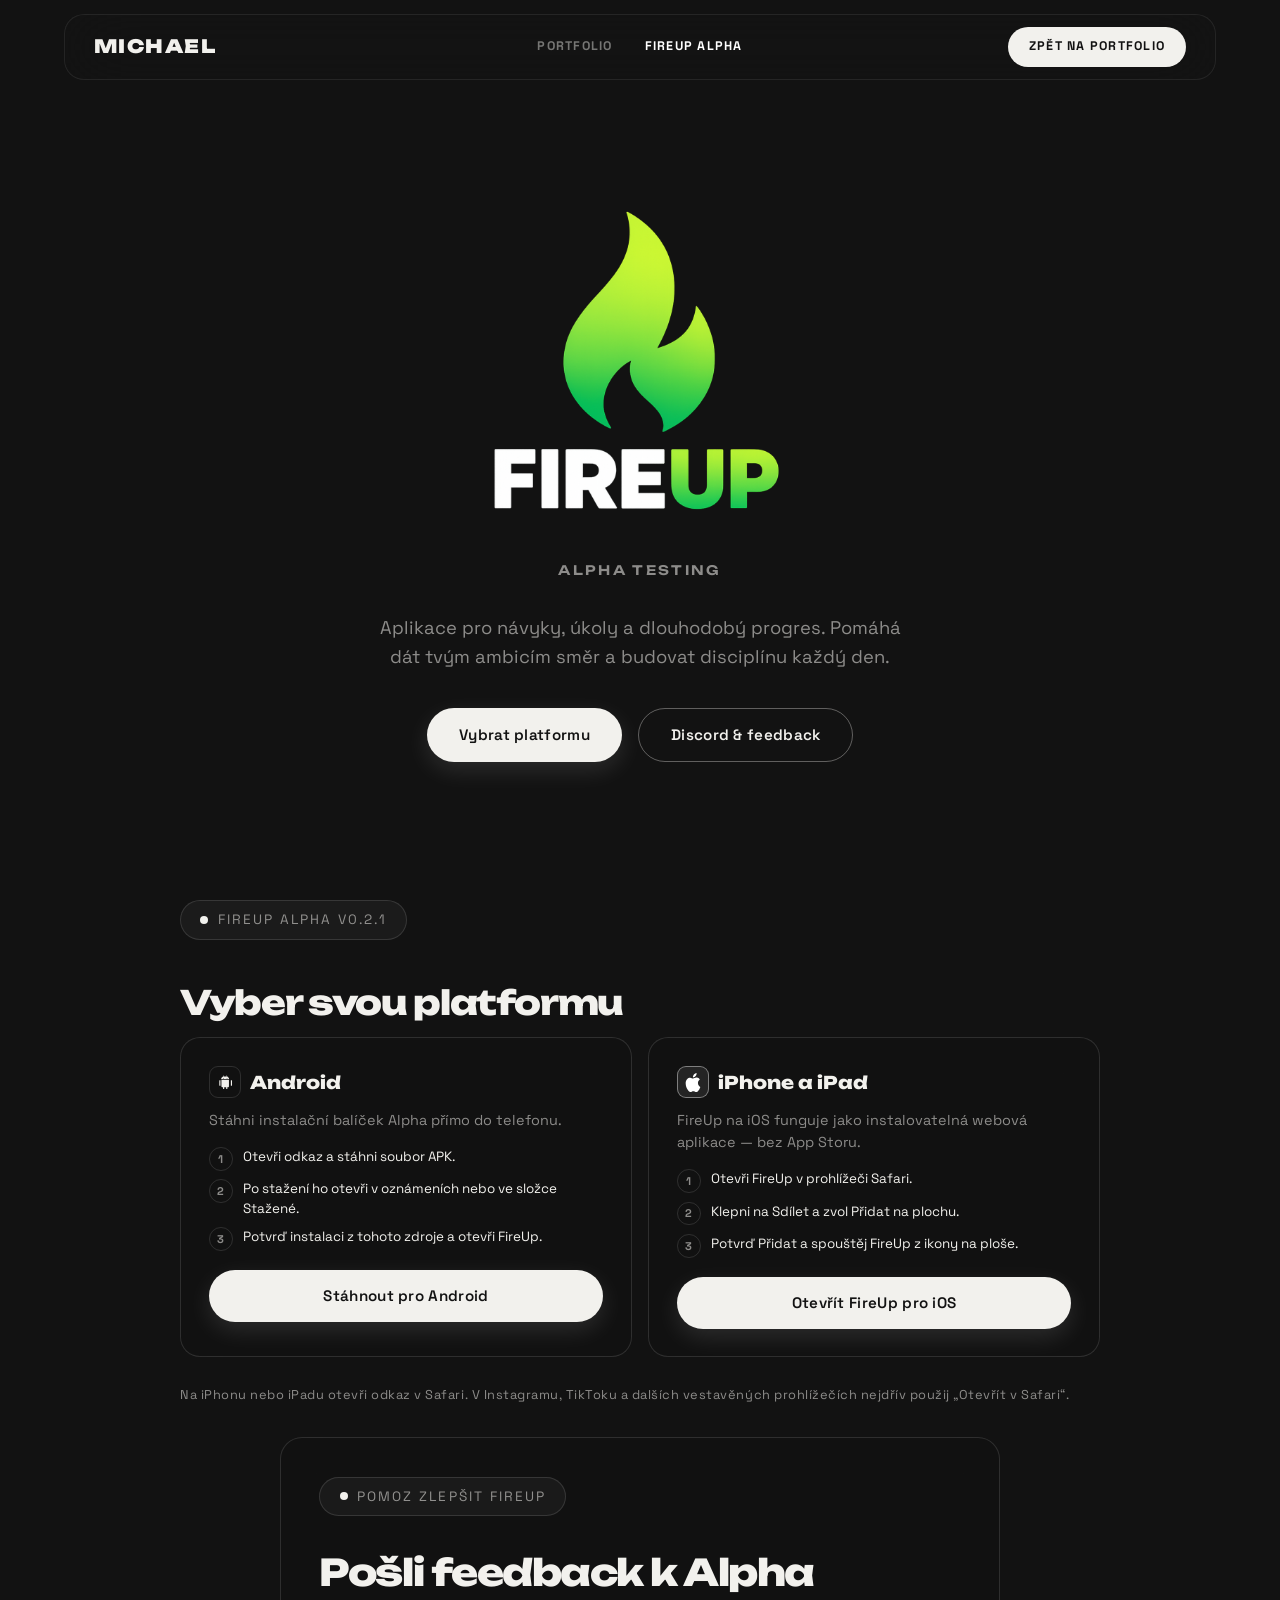
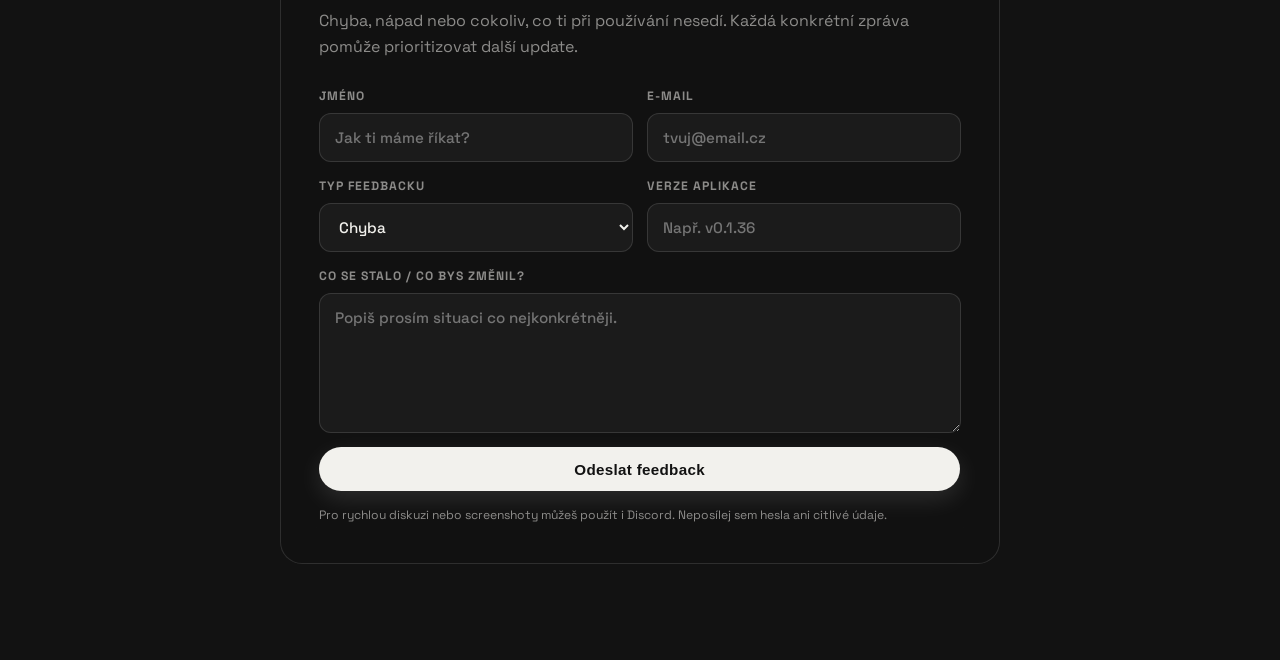
<file: fireup-alpha.html>
<!doctype html>
<html lang="cs">
<head>
  <meta charset="UTF-8" />
  <meta name="viewport" content="width=device-width, initial-scale=1.0" />
  <meta name="theme-color" content="#121212" />
  <title>FireUp — Alpha Testing</title>
  <meta name="description" content="FireUp Alpha Testing — aplikace pro návyky, úkoly a dlouhodobý progres." />
  <link rel="preconnect" href="https://fonts.googleapis.com" />
  <link rel="preconnect" href="https://fonts.gstatic.com" crossorigin />
  <link href="https://fonts.googleapis.com/css2?family=Unbounded:wght@400;600;800;900&family=Space+Grotesk:wght@300;400;500;600;700&display=swap" rel="stylesheet" />
  <link rel="stylesheet" href="style.css" />
  <style>
    .alpha-nav .nav-links a.active { color: #fff; }
    .alpha-hero { overflow: hidden; }
    .alpha-logo { display: block; width: min(72vw, 360px); margin: 0 auto 1.15rem; }
    .alpha-label { margin: 0; color: var(--text-dim); font: 600 clamp(.68rem, 1.4vw, .82rem)/1 var(--font-display); letter-spacing: .18em; }
    .alpha-hero .hero-desc { max-width: 38rem; }
    .alpha-hero .hero-cta { margin-top: 2.3rem; }
    .alpha-note { margin-top: 1.7rem; color: var(--text-dim); font-size: .8rem; letter-spacing: .04em; }
    .alpha-feedback { padding: 0 clamp(1.2rem, 4vw, 3rem) 6rem; }
    .alpha-feedback-inner { width: min(100%, 720px); margin: 0 auto; padding: clamp(1.5rem, 4vw, 2.4rem); border: 1px solid var(--border); border-radius: 22px; background: rgba(18,18,18,.62); backdrop-filter: blur(20px); }
    .alpha-feedback-title { margin: 0; font: 800 clamp(1.45rem, 4vw, 2.3rem)/1.15 var(--font-display); letter-spacing: -.04em; }
    .alpha-feedback-copy { margin: .9rem 0 1.7rem; color: var(--text-dim); }
    .alpha-form { display: grid; gap: .9rem; }
    .alpha-form-grid { display: grid; grid-template-columns: 1fr 1fr; gap: .9rem; }
    .alpha-form label { display: grid; gap: .42rem; color: var(--text-dim); font-size: .76rem; font-weight: 700; letter-spacing: .08em; text-transform: uppercase; }
    .alpha-form input, .alpha-form select, .alpha-form textarea { width: 100%; border: 1px solid var(--border); border-radius: 12px; padding: .82rem .9rem; background: rgba(255,255,255,.045); color: var(--text); font: 500 .95rem/1.4 var(--font-body); outline: none; }
    .alpha-form select option { background: #171717; color: var(--text); }
    .alpha-form textarea { min-height: 140px; resize: vertical; }
    .alpha-form input:focus, .alpha-form select:focus, .alpha-form textarea:focus { border-color: rgba(242,241,237,.6); background: rgba(255,255,255,.07); }
    .alpha-form button { border: none; cursor: pointer; }
    .alpha-form-note { margin: 0; color: var(--text-dim); font-size: .76rem; line-height: 1.55; }
    .alpha-platforms { padding: 0 clamp(1.2rem, 4vw, 3rem) 2rem; }
    .alpha-platforms-inner { width: min(100%, 920px); margin: 0 auto; }
    .alpha-platforms-head { margin-bottom: 1rem; }
    .alpha-platforms-title { margin: .55rem 0 0; font: 800 clamp(1.4rem, 3.4vw, 2.1rem)/1.12 var(--font-display); letter-spacing: -.04em; }
    .alpha-platforms-grid { display: grid; grid-template-columns: repeat(2, minmax(0, 1fr)); gap: 1rem; }
    .platform-card { padding: clamp(1.25rem, 3vw, 1.75rem); border: 1px solid var(--border); border-radius: 20px; background: rgba(18,18,18,.62); backdrop-filter: blur(20px); }
    .platform-card h3 { display: flex; align-items: center; gap: .58rem; margin: 0; font: 800 1.1rem/1.2 var(--font-display); }
    .platform-icon { display: grid; place-items: center; width: 2rem; height: 2rem; border: 1px solid var(--border); border-radius: 9px; color: var(--text); }
    .platform-icon svg, .platform-icon img { width: 1.15rem; height: 1.15rem; }
    .platform-icon svg { fill: currentColor; }
    .platform-icon--apple img { filter: brightness(0) invert(1); }
    .platform-icon--apple { color: #fff; border-color: rgba(255,255,255,.42); background: rgba(255,255,255,.08); }
    .platform-card p { margin: .65rem 0 1rem; color: var(--text-dim); font-size: .9rem; line-height: 1.55; }
    .platform-steps { display: grid; gap: .55rem; margin: 0 0 1.2rem; padding: 0; list-style: none; counter-reset: platform-step; }
    .platform-steps li { display: grid; grid-template-columns: 1.6rem 1fr; gap: .5rem; align-items: start; color: var(--text); font-size: .84rem; line-height: 1.45; }
    .platform-steps li::before { counter-increment: platform-step; content: counter(platform-step); display: grid; place-items: center; width: 1.35rem; height: 1.35rem; border: 1px solid var(--border); border-radius: 50%; color: var(--text-dim); font-size: .7rem; font-weight: 700; }
    .platform-card .btn { width: 100%; justify-content: center; }
    @media (max-width: 960px) {
      .alpha-nav .alpha-nav-back { display: inline-flex; font-size: .68rem; padding: .52rem .85rem; }
    }
    @media (max-width: 768px) {
      .alpha-hero { padding-top: 7rem; padding-bottom: 5rem; }
      .alpha-logo { width: min(76vw, 300px); margin-bottom: 1rem; }
      .alpha-hero .hero-desc { margin-top: 1.5rem; max-width: 33rem; }
      .alpha-hero .hero-cta { width: min(100%, 340px); flex-direction: column; gap: .7rem; }
      .alpha-hero .hero-cta .btn { width: 100%; }
      .alpha-note { margin-top: 1.35rem; font-size: .68rem; }
      .alpha-feedback { padding: 0 1rem 4rem; }
      .alpha-form-grid { grid-template-columns: 1fr; }
      .alpha-platforms-grid { grid-template-columns: 1fr; }
    }
    @media (max-width: 480px) {
      .alpha-nav { left: 10px; right: 10px; }
      .alpha-nav .nav-logo { font-size: .92rem; }
      .alpha-hero .hero-sub-line { font-size: .7rem; letter-spacing: .1em; }
    }
  </style>
</head>
<body>
  <div class="cursor-dot" id="cursorDot"></div>
  <div class="cursor-ring" id="cursorRing"></div>
  <div class="bg-fx" aria-hidden="true">
    <video class="bg-video" autoplay muted loop playsinline preload="auto"><source src="assets/bg-video.mp4" type="video/mp4" /></video>
    <div class="bg-video-overlay"></div>
  </div>
  <header class="nav alpha-nav">
    <a href="index.html#top" class="nav-logo">MICHAEL</a>
    <nav class="nav-links" aria-label="Navigace">
      <a href="index.html#top">Portfolio</a>
      <a href="fireup-alpha.html" class="active">FireUp Alpha</a>
    </nav>
    <div class="nav-right"><a href="index.html#top" class="nav-cta alpha-nav-back">Zpět na portfolio</a></div>
  </header>
  <main>
    <section class="hero alpha-hero">
      <img class="alpha-logo" src="assets/fireup-logo-alpha.png" alt="FireUp" />
      <p class="alpha-label">ALPHA TESTING</p>
      <p class="hero-desc">Aplikace pro návyky, úkoly a dlouhodobý progres. Pomáhá dát tvým ambicím směr a budovat disciplínu každý den.</p>
      <div class="hero-cta">
        <a class="btn btn-primary" href="#stahnout">Vybrat platformu</a>
        <a class="btn btn-ghost" href="https://discord.gg/AG5q3e22E" target="_blank" rel="noreferrer">Discord &amp; feedback</a>
      </div>
    </section>
    <section class="alpha-platforms" id="stahnout" aria-labelledby="platforms-title">
      <div class="alpha-platforms-inner">
        <div class="alpha-platforms-head">
          <p class="hero-eyebrow"><span class="pulse-dot"></span> FireUp Alpha v0.2.1</p>
          <h2 class="alpha-platforms-title" id="platforms-title">Vyber svou platformu</h2>
        </div>
        <div class="alpha-platforms-grid">
          <article class="platform-card">
            <h3><span class="platform-icon" aria-hidden="true"><svg viewBox="0 0 24 24"><path d="M7.1 9.1h9.8v8.1c0 .8-.6 1.4-1.4 1.4h-.7v2.2h-1.5v-2.2h-2.6v2.2H9.2v-2.2h-.7c-.8 0-1.4-.6-1.4-1.4V9.1Zm1.7-4.3 1-1.5.6.4-.8 1.2c.7-.3 1.5-.4 2.3-.4s1.6.1 2.3.4l-.8-1.2.6-.4 1 1.5c1.3.7 2.1 2 2.1 3.5H6.7c0-1.5.8-2.8 2.1-3.5ZM9.6 6.5a.55.55 0 1 0 0 1.1.55.55 0 0 0 0-1.1Zm4.8 0a.55.55 0 1 0 0 1.1.55.55 0 0 0 0-1.1ZM4.6 9.5h1.2v7.1H5c-.4 0-.7-.3-.7-.7V10.2c0-.4.1-.7.3-.7Zm14.8 0h1.2c.2 0 .3.3.3.7v5.7c0 .4-.3.7-.7.7h-.8V9.5Z"/></svg></span>Android</h3>
            <p>Stáhni instalační balíček Alpha přímo do telefonu.</p>
            <ol class="platform-steps">
              <li>Otevři odkaz a stáhni soubor APK.</li>
              <li>Po stažení ho otevři v oznámeních nebo ve složce Stažené.</li>
              <li>Potvrď instalaci z tohoto zdroje a otevři FireUp.</li>
            </ol>
            <a class="btn btn-primary" href="https://drive.google.com/file/d/1XCFKYwgIGp7cl-cR1j8GHdlt7uGXHxpn/view?usp=sharing" target="_blank" rel="noreferrer">Stáhnout pro Android</a>
          </article>
          <article class="platform-card">
            <h3><span class="platform-icon platform-icon--apple" aria-label="Apple"><img src="assets/apple-logo.svg" alt="" /></span>iPhone a iPad</h3>
            <p>FireUp na iOS funguje jako instalovatelná webová aplikace — bez App Storu.</p>
            <ol class="platform-steps">
              <li>Otevři FireUp v prohlížeči Safari.</li>
              <li>Klepni na Sdílet a zvol Přidat na plochu.</li>
              <li>Potvrď Přidat a spouštěj FireUp z ikony na ploše.</li>
            </ol>
            <a class="btn btn-primary" href="https://fireup-8c9b8.firebaseapp.com" target="_blank" rel="noreferrer">Otevřít FireUp pro iOS</a>
          </article>
        </div>
        <p class="alpha-note">Na iPhonu nebo iPadu otevři odkaz v Safari. V Instagramu, TikToku a dalších vestavěných prohlížečích nejdřív použij „Otevřít v Safari“.</p>
      </div>
    </section>
    <section class="alpha-feedback" aria-labelledby="feedback-title">
      <div class="alpha-feedback-inner">
        <p class="hero-eyebrow"><span class="pulse-dot"></span> Pomoz zlepšit FireUp</p>
        <h2 class="alpha-feedback-title" id="feedback-title">Pošli feedback k Alpha</h2>
        <p class="alpha-feedback-copy">Chyba, nápad nebo cokoliv, co ti při používání nesedí. Každá konkrétní zpráva pomůže prioritizovat další update.</p>
        <form class="alpha-form" action="https://formsubmit.co/michaelworkedit@gmail.com" method="POST">
          <input type="hidden" name="_subject" value="FireUp Alpha — nový feedback z portfolia" />
          <input type="text" name="_honey" tabindex="-1" autocomplete="off" style="display:none" />
          <div class="alpha-form-grid">
            <label>Jméno<input name="name" type="text" autocomplete="name" placeholder="Jak ti máme říkat?" /></label>
            <label>E-mail<input name="email" type="email" autocomplete="email" required placeholder="tvuj@email.cz" /></label>
          </div>
          <div class="alpha-form-grid">
            <label>Typ feedbacku<select name="type" required><option value="Chyba">Chyba</option><option value="Nápad">Nápad</option><option value="Zpětná vazba">Zpětná vazba</option></select></label>
            <label>Verze aplikace<input name="app_version" type="text" placeholder="Např. v0.1.36" /></label>
          </div>
          <label>Co se stalo / co bys změnil?<textarea name="message" required minlength="8" maxlength="2000" placeholder="Popiš prosím situaci co nejkonkrétněji."></textarea></label>
          <button class="btn btn-primary" type="submit">Odeslat feedback</button>
          <p class="alpha-form-note">Pro rychlou diskuzi nebo screenshoty můžeš použít i Discord. Neposílej sem hesla ani citlivé údaje.</p>
        </form>
      </div>
    </section>
  </main>
  <script>
    (() => {
      if (!window.matchMedia('(hover: hover)').matches) return;
      const ring = document.getElementById('cursorRing');
      let mouseX = -100, mouseY = -100, ringX = -100, ringY = -100;
      window.addEventListener('mousemove', event => { mouseX = event.clientX; mouseY = event.clientY; }, { passive: true });
      const render = () => {
        ringX += (mouseX - ringX) * .32;
        ringY += (mouseY - ringY) * .32;
        ring.style.transform = `translate(${ringX}px, ${ringY}px) translate(-50%, -50%)`;
        requestAnimationFrame(render);
      };
      document.querySelectorAll('a').forEach(link => {
        link.addEventListener('mouseenter', () => ring.classList.add('hovering'));
        link.addEventListener('mouseleave', () => ring.classList.remove('hovering'));
      });
      render();
    })();
  </script>
</body>
</html>
</file>
<file: style.css>
/* ============================================================
   MICHAEL — Video Editor Portfolio
   Neon / motion — dark base, violet–cyan–magenta glow
   ============================================================ */

:root {
  --bg: #121212;
  --bg-soft: #1b1b1a;
  --ink: #f2f1ed;
  --ink-soft: #d8d6d1;
  --gray: #8f8d88;
  --text: #f2f1ed;
  --text-dim: rgba(242, 241, 237, 0.55);
  --card: rgba(255, 255, 255, 0.04);
  --border: rgba(255, 255, 255, 0.12);
  --font-display: 'Unbounded', sans-serif;
  --font-body: 'Space Grotesk', sans-serif;
  --ease: cubic-bezier(0.22, 1, 0.36, 1);
}

* { margin: 0; padding: 0; box-sizing: border-box; }

html {
  scrollbar-width: none;
  width: 100%;
  overflow-x: hidden;
}

body {
  background: var(--bg);
  color: var(--text);
  font-family: var(--font-body);
  overflow-x: hidden;
  line-height: 1.6;
  -ms-overflow-style: none;
  width: 100%;
  max-width: 100%;
}

html::-webkit-scrollbar,
body::-webkit-scrollbar {
  display: none;
}

::selection { background: var(--ink); color: var(--bg); }

a { color: inherit; text-decoration: none; }

.accent {
  background: linear-gradient(120deg, var(--ink), var(--gray));
  -webkit-background-clip: text;
  background-clip: text;
  color: transparent;
}

.gradient-text {
  background: linear-gradient(120deg, var(--ink) 0%, var(--gray) 50%, var(--ink) 100%);
  background-size: 200% 200%;
  -webkit-background-clip: text;
  background-clip: text;
  color: transparent;
  animation: gradientShift 6s ease infinite;
}

@keyframes gradientShift {
  0%, 100% { background-position: 0% 50%; }
  50% { background-position: 100% 50%; }
}

.outline-text {
  color: transparent;
  -webkit-text-stroke: 1.5px rgba(242, 241, 237, 0.75);
}

/* ===== PRELOADER ===== */
.preloader {
  position: fixed;
  inset: 0;
  background: var(--bg);
  z-index: 1000;
  display: flex;
  align-items: center;
  justify-content: center;
  transition: opacity 0.6s var(--ease), visibility 0.6s;
}
.preloader.done { opacity: 0; visibility: hidden; }
.preloader-inner { text-align: center; }
.preloader-logo-img {
  height: clamp(56px, 10vw, 88px);
  display: block;
  margin: 0 auto 1.2rem;
  animation: pulse 2s ease infinite;
}
.preloader-count {
  font-size: 0.9rem;
  letter-spacing: 0.3em;
  color: var(--text-dim);
}

/* ===== CURSOR ===== */
.cursor-dot, .cursor-ring {
  position: fixed;
  top: 0; left: 0;
  pointer-events: none;
  border-radius: 50%;
  z-index: 999;
  transform: translate(-50%, -50%);
}
.cursor-dot { display: none; }
.cursor-ring {
  width: 26px; height: 26px;
  background: #ffffff;
  mix-blend-mode: difference;
  transition: width 0.25s var(--ease), height 0.25s var(--ease);
}
.cursor-ring.hovering {
  width: 58px; height: 58px;
}
@media (hover: hover) and (min-width: 769px) {
  html,
  body,
  a,
  button,
  input,
  textarea,
  select,
  label,
  video,
  .work-card,
  [role="button"] {
    cursor: none !important;
  }
}
@media (hover: none), (max-width: 768px) {
  .cursor-dot, .cursor-ring { display: none; }
}

/* ===== BACKGROUND FX — fullscreen video ===== */
.bg-fx { position: fixed; inset: 0; z-index: -1; overflow: hidden; background: var(--bg); }
.bg-video {
  position: absolute;
  inset: 0;
  width: 100%;
  height: 100%;
  object-fit: cover;
}
.bg-video-overlay {
  position: absolute;
  inset: 0;
  background: linear-gradient(to bottom, rgba(18, 18, 18, 0.55), rgba(18, 18, 18, 0.78));
}

/* ===== NAV — floating rounded bar, pill items ===== */
.nav {
  position: fixed;
  top: 14px; left: 15%; right: 15%;
  z-index: 100;
  display: flex;
  align-items: center;
  justify-content: space-between;
  gap: 1rem;
  padding: 0.75rem clamp(1.1rem, 3vw, 1.8rem);
  background: rgba(20, 20, 20, 0.5);
  backdrop-filter: blur(32px) saturate(150%);
  -webkit-backdrop-filter: blur(32px) saturate(150%);
  border: 1px solid rgba(255, 255, 255, 0.08);
  border-radius: 20px;
  transition: background 0.4s;
  color: #f2f1ed;
}
.nav.scrolled { background: rgba(20, 20, 20, 0.75); }
.nav-logo {
  font-family: var(--font-display);
  font-weight: 900;
  font-size: 1.15rem;
  letter-spacing: 0.08em;
}
.nav-links {
  display: flex;
  gap: 0.3rem;
  position: absolute;
  left: 50%;
  transform: translateX(-50%);
}
.nav-links a {
  font-size: 0.78rem;
  font-weight: 700;
  letter-spacing: 0.1em;
  text-transform: uppercase;
  color: rgba(242, 241, 237, 0.45);
  padding: 0.55rem 0.85rem;
  transition: color 0.3s;
}
.nav-links a:hover { color: rgba(242, 241, 237, 0.8); }
.nav-links a.active {
  color: #ffffff;
}

.nav-right { display: flex; align-items: center; gap: 0.7rem; }

.lang-switch {
  display: flex;
  align-items: center;
  border: 1px solid rgba(255, 255, 255, 0.16);
  border-radius: 999px;
  padding: 0.22rem;
  font-size: 0.75rem;
  font-weight: 700;
  letter-spacing: 0.08em;
}
.lang-switch button {
  background: none;
  border: none;
  color: rgba(242, 241, 237, 0.45);
  font: inherit;
  cursor: pointer;
  padding: 0.32rem 0.75rem;
  border-radius: 999px;
  transition: color 0.3s, background 0.3s;
}
.lang-switch button.active {
  color: #121212;
  background: #f2f1ed;
}

.nav-cta {
  display: inline-flex;
  align-items: center;
  background: #f2f1ed;
  color: #121212;
  font-size: 0.78rem;
  font-weight: 700;
  letter-spacing: 0.1em;
  text-transform: uppercase;
  padding: 0.62rem 1.3rem;
  border-radius: 999px;
  transition: transform 0.3s var(--ease), box-shadow 0.3s;
  will-change: transform;
}
.nav-cta:hover { box-shadow: 0 6px 22px rgba(242, 241, 237, 0.25); }

.nav-burger {
  display: none;
  background: none;
  border: none;
  cursor: pointer;
  flex-direction: column;
  gap: 6px;
  padding: 6px;
}
.nav-burger span {
  display: block;
  width: 26px; height: 2px;
  background: #f2f1ed;
  transition: transform 0.35s var(--ease), opacity 0.3s;
}
.nav-burger.open span:first-child { transform: translateY(4px) rotate(45deg); }
.nav-burger.open span:last-child { transform: translateY(-4px) rotate(-45deg); }

.mobile-menu {
  position: fixed;
  inset: 0;
  z-index: 90;
  background: rgba(16, 16, 16, 0.96);
  backdrop-filter: blur(20px);
  color: #f2f1ed;
  display: flex;
  flex-direction: column;
  align-items: center;
  justify-content: center;
  gap: 2.2rem;
  opacity: 0;
  visibility: hidden;
  transition: opacity 0.4s, visibility 0.4s;
}
.mobile-menu.open { opacity: 1; visibility: visible; }
.mobile-menu a {
  font-family: var(--font-display);
  font-size: 1.6rem;
  font-weight: 600;
}

/* ===== BUTTONS ===== */
.btn {
  display: inline-flex;
  align-items: center;
  justify-content: center;
  padding: 0.85rem 2rem;
  border-radius: 999px;
  font-weight: 600;
  font-size: 0.95rem;
  letter-spacing: 0.02em;
  transition: transform 0.3s var(--ease), box-shadow 0.3s, background 0.3s, color 0.3s;
  will-change: transform;
}
.btn-small { padding: 0.55rem 1.3rem; font-size: 0.85rem; }
.btn-primary, .btn-small {
  background: var(--ink);
  color: #121212;
  box-shadow: 0 8px 24px rgba(242, 241, 237, 0.12);
}
.btn-primary:hover, .btn-small:hover {
  box-shadow: 0 12px 36px rgba(242, 241, 237, 0.22);
}
.btn-ghost {
  border: 1px solid rgba(242, 241, 237, 0.35);
  color: var(--text);
  background: transparent;
}
.btn-ghost:hover {
  border-color: var(--ink);
  background: rgba(255, 255, 255, 0.06);
}

/* ===== HERO ===== */
.hero {
  min-height: 100svh;
  display: flex;
  flex-direction: column;
  justify-content: center;
  align-items: center;
  text-align: center;
  padding: 7rem clamp(1.2rem, 4vw, 3rem) 4rem;
  position: relative;
}
.hero-eyebrow {
  display: inline-flex;
  align-items: center;
  gap: 0.6rem;
  font-size: 0.85rem;
  letter-spacing: 0.15em;
  text-transform: uppercase;
  color: var(--text-dim);
  border: 1px solid var(--border);
  border-radius: 999px;
  padding: 0.5rem 1.2rem;
  margin-bottom: 2.2rem;
  background: var(--card);
}
.pulse-dot {
  width: 8px; height: 8px;
  border-radius: 50%;
  background: var(--ink);
  animation: pulse 1.8s ease infinite;
}
@keyframes pulse {
  0%, 100% { transform: scale(1); opacity: 1; }
  50% { transform: scale(0.6); opacity: 0.5; }
}

.hero-title {
  font-family: var(--font-display);
  font-weight: 900;
  line-height: 1.02;
  display: flex;
  flex-direction: column;
  align-items: stretch;
  gap: 0.6rem;
  width: fit-content;
  max-width: 100%;
}
.hero-line {
  display: block;
  font-size: clamp(3.2rem, 12vw, 9rem);
  overflow: hidden;
}
.hero-word {
  display: inline-block;
  animation: riseUp 1s var(--ease) both;
  animation-delay: 0.15s;
}
.accent-red {
  color: #ff2d2d;
}
.hero-word.gradient-text { animation-delay: 0.28s; }
@keyframes riseUp {
  from { transform: translateY(110%); }
  to { transform: translateY(0); }
}
.hero-sub-line {
  font-family: 'Syne', sans-serif;
  font-size: clamp(0.95rem, 2.7vw, 1.85rem);
  font-weight: 700;
  letter-spacing: 0.065em;
  display: flex;
  align-items: center;
  justify-content: space-between;
  gap: clamp(0.22rem, 0.8vw, 0.72rem);
  flex-wrap: nowrap;
  width: 100%;
  overflow: visible;
  animation: fadeIn 1.2s ease 0.55s both;
}
.hero-role {
  white-space: nowrap;
  background: linear-gradient(120deg, var(--ink) 0%, var(--gray) 50%, var(--ink) 100%);
  background-size: 200% 200%;
  -webkit-background-clip: text;
  background-clip: text;
  color: transparent;
  animation: gradientShift 6s ease infinite;
}
.hero-amp {
  white-space: nowrap;
}
.hero-amp {
  font-family: var(--font-body);
  font-weight: 300;
  color: rgba(242, 241, 237, 0.4);
}
@keyframes fadeIn { from { opacity: 0; } to { opacity: 1; } }

.hero-desc {
  max-width: min(920px, 100%);
  margin-top: 2.2rem;
  color: var(--text-dim);
  font-size: clamp(1rem, 1.6vw, 1.15rem);
  text-wrap: balance;
}
.hero-desc br {
  display: block;
}
.hero-cta {
  display: flex;
  gap: 1rem;
  margin-top: 2.6rem;
  flex-wrap: nowrap;
  justify-content: center;
}
.hero-scroll {
  position: absolute;
  bottom: 2rem;
  display: flex;
  flex-direction: column;
  align-items: center;
  gap: 0.6rem;
  font-size: 0.75rem;
  letter-spacing: 0.3em;
  text-transform: uppercase;
  color: var(--text-dim);
}
.scroll-line {
  width: 1px; height: 48px;
  background: linear-gradient(to bottom, var(--ink), transparent);
  animation: scrollPulse 2s ease infinite;
  transform-origin: top;
}
@keyframes scrollPulse {
  0% { transform: scaleY(0); opacity: 1; }
  70% { transform: scaleY(1); opacity: 1; }
  100% { transform: scaleY(1); opacity: 0; }
}

/* ===== MARQUEE ===== */
.marquee {
  overflow: hidden;
  position: relative;
  width: 100%;
  max-width: 100%;
  margin-inline: 0;
  border-top: 1px solid var(--border);
  border-bottom: 1px solid var(--border);
  padding: 1.1rem 0;
  background: rgba(10, 10, 10, 0.42);
  backdrop-filter: blur(18px) brightness(0.72);
  -webkit-backdrop-filter: blur(18px) brightness(0.72);
}
.marquee-track {
  display: flex;
  align-items: center;
  gap: 2.5rem;
  min-width: max-content;
  width: max-content;
  animation: marquee 68s linear infinite;
  font-family: var(--font-display);
  font-size: 1rem;
  font-weight: 600;
  letter-spacing: 0.12em;
  white-space: nowrap;
}
.marquee-track i {
  font-style: normal;
  color: rgba(242, 241, 237, 0.35);
}
@keyframes marquee { to { transform: translateX(-50%); } }
.marquee:hover .marquee-track { animation-play-state: paused; }

/* ===== SECTIONS ===== */
.section {
  max-width: 1200px;
  margin: 0 auto;
  padding: clamp(5rem, 10vw, 8.5rem) clamp(1.2rem, 4vw, 3rem);
  position: relative;
  z-index: 1;
}
.section::before,
.stats::before,
.footer::before {
  content: '';
  position: absolute;
  top: 0;
  bottom: 0;
  left: 50%;
  width: 100vw;
  transform: translateX(-50%);
  z-index: -1;
  background: rgba(10, 10, 10, 0.38);
  backdrop-filter: blur(16px) brightness(0.78);
  -webkit-backdrop-filter: blur(16px) brightness(0.78);
  pointer-events: none;
}
.section-head { margin-bottom: 3.5rem; position: relative; }
.section-num {
  font-family: var(--font-display);
  font-size: 0.85rem;
  font-weight: 600;
  color: var(--gray);
  letter-spacing: 0.3em;
  display: block;
  margin-bottom: 0.8rem;
}
.section-head h2 {
  font-family: var(--font-display);
  font-size: clamp(2rem, 5.5vw, 3.6rem);
  font-weight: 800;
  line-height: 1.1;
}
.section-head p {
  margin-top: 1rem;
  color: var(--text-dim);
  max-width: 480px;
  font-size: 1.05rem;
}

/* ===== WORK GRID ===== */
.work-group + .work-group { margin-top: 3.2rem; }
.work-group-label {
  font-family: 'Syne', sans-serif;
  font-size: 0.82rem;
  font-weight: 700;
  letter-spacing: 0.28em;
  text-transform: uppercase;
  color: var(--gray);
  margin-bottom: 1.3rem;
  display: flex;
  align-items: center;
  gap: 1rem;
}
.work-group-label::after {
  content: '';
  flex: 1;
  height: 1px;
  background: var(--border);
}
.work-grid {
  display: grid;
  grid-template-columns: repeat(auto-fill, minmax(300px, 1fr));
  gap: 1.6rem;
}
.reels-grid { grid-template-columns: repeat(3, minmax(0, 1fr)); }
.reels-grid .work-thumb { aspect-ratio: 9 / 16; }
.reels-grid .work-views {
  bottom: auto;
  top: 1rem;
  left: 50%;
  transform: translateX(-50%);
  font-size: 1.05rem;
  padding: 0.5rem 1.1rem;
  gap: 0.5rem;
}
.reels-grid .eye-icon { width: 18px; height: 18px; }
@media (max-width: 640px) {
  .reels-grid { grid-template-columns: 1fr; }
  .reels-grid .work-card { max-width: 340px; margin: 0 auto; width: 100%; }
}
.work-card {
  border-radius: 20px;
  overflow: hidden;
  background: var(--card);
  border: 1px solid var(--border);
  cursor: pointer;
  transition: border-color 0.4s, box-shadow 0.4s;
  transform-style: preserve-3d;
  will-change: transform;
}
.work-card:hover { border-color: rgba(242,241,237,0.45); box-shadow: 0 18px 50px -12px rgba(0,0,0,0.7); }

.work-thumb {
  position: relative;
  aspect-ratio: 16 / 9;
  overflow: hidden;
}
.thumb-gradient {
  position: absolute; inset: 0;
  transition: transform 0.6s var(--ease);
}
.thumb-img,
.thumb-video {
  position: absolute; inset: 0;
  width: 100%; height: 100%;
  object-fit: cover;
  object-position: center;
  transition: transform 0.6s var(--ease);
}
.thumb-video { object-position: center; }
.work-card:hover .thumb-gradient,
.work-card:hover .thumb-img,
.work-card:hover .thumb-video { transform: scale(1.07); }
.work-card:hover .thumb-video ~ .play-badge,
.work-card.video-active .thumb-video ~ .play-badge { opacity: 0; }
.work-card.video-active .thumb-video { transform: none; }
.tg-1 { background: linear-gradient(135deg, #0d0d0d 0%, #3d3d3d 55%, #8a8a8a 130%); }
.tg-2 { background: linear-gradient(135deg, #1c1c1c 0%, #565656 55%, #b0b0b0 130%); }
.tg-3 { background: linear-gradient(135deg, #050505 0%, #2a2a2a 55%, #6e6e6e 130%); }
.tg-4 { background: linear-gradient(135deg, #161616 0%, #4a4a4a 55%, #9c9c9c 130%); }
.tg-5 { background: linear-gradient(135deg, #0a0a0a 0%, #333333 45%, #c4c4c4 140%); }
.tg-6 { background: linear-gradient(135deg, #101010 0%, #454545 55%, #a6a6a6 130%); }
.thumb-gradient::after {
  content: '';
  position: absolute; inset: 0;
  background:
    radial-gradient(circle at 75% 25%, rgba(255,255,255,0.18), transparent 45%),
    linear-gradient(to top, rgba(7,7,13,0.55), transparent 55%);
}

.play-badge {
  position: absolute;
  top: 50%; left: 50%;
  transform: translate(-50%, -50%) scale(0.85);
  width: 62px; height: 62px;
  border-radius: 50%;
  display: flex;
  align-items: center;
  justify-content: center;
  font-size: 1.15rem;
  color: #fff;
  background: rgba(7, 7, 13, 0.45);
  backdrop-filter: blur(8px);
  border: 1px solid rgba(255,255,255,0.25);
  opacity: 0;
  transition: opacity 0.35s, transform 0.45s var(--ease);
  padding-left: 4px;
  pointer-events: none;
}
.work-card:hover .play-badge {
  opacity: 1;
  transform: translate(-50%, -50%) scale(1);
}
.work-views {
  position: absolute;
  bottom: 0.9rem; left: 1rem;
  display: inline-flex;
  align-items: center;
  gap: 0.4rem;
  font-size: 0.8rem;
  font-weight: 600;
  letter-spacing: 0.05em;
  background: rgba(7,7,13,0.55);
  backdrop-filter: blur(6px);
  padding: 0.3rem 0.7rem;
  border-radius: 999px;
  border: 1px solid rgba(255,255,255,0.12);
  pointer-events: none;
}
.sound-toggle {
  position: absolute;
  right: 1rem;
  bottom: 4.2rem;
  z-index: 3;
  display: inline-flex;
  align-items: center;
  justify-content: center;
  min-width: 5.6rem;
  height: 2rem;
  padding: 0 0.75rem;
  border: 1px solid rgba(255,255,255,0.18);
  border-radius: 999px;
  background: rgba(7,7,13,0.62);
  color: var(--text);
  font-family: var(--font-body);
  font-size: 0.72rem;
  font-weight: 700;
  letter-spacing: 0.08em;
  text-transform: uppercase;
  backdrop-filter: blur(8px);
  cursor: pointer;
}
.sound-toggle:hover,
.sound-toggle:focus-visible {
  border-color: rgba(242,241,237,0.55);
  outline: none;
}
.eye-icon {
  width: 14px;
  height: 14px;
  flex-shrink: 0;
  opacity: 0.85;
}
.work-info { padding: 1.3rem 1.4rem 1.5rem; }
.work-info h3 {
  font-size: 1.05rem;
  font-weight: 600;
  line-height: 1.4;
  margin-bottom: 0.8rem;
}
.work-tags { display: flex; gap: 0.5rem; flex-wrap: wrap; }
.work-tags span {
  font-size: 0.72rem;
  font-weight: 600;
  letter-spacing: 0.08em;
  text-transform: uppercase;
  color: var(--text-dim);
  border: 1px solid var(--border);
  padding: 0.25rem 0.65rem;
  border-radius: 999px;
  white-space: nowrap;
}

/* ===== STATS ===== */
.stats {
  max-width: 1200px;
  margin: 0 auto;
  padding: 0 clamp(1.2rem, 4vw, 3rem);
  display: grid;
  grid-template-columns: repeat(auto-fit, minmax(200px, 1fr));
  gap: 1.2rem;
  position: relative;
  z-index: 1;
}
.stat {
  background: var(--card);
  border: 1px solid var(--border);
  border-radius: 20px;
  padding: 2.2rem 1.6rem;
  text-align: center;
  transition: border-color 0.4s, transform 0.4s var(--ease);
}
.stat:hover { border-color: rgba(242,241,237,0.45); transform: translateY(-4px); }
.stat-num, .stat-plus {
  font-family: var(--font-display);
  font-size: clamp(2.2rem, 4.5vw, 3.2rem);
  font-weight: 800;
  color: var(--ink);
}
.stat-label {
  display: block;
  margin-top: 0.6rem;
  color: var(--text-dim);
  font-size: 0.92rem;
}

/* ===== SERVICES — accordion ===== */
.services-list { display: flex; flex-direction: column; }
.service {
  border-bottom: 1px solid var(--border);
  transition: background 0.35s;
}
.service:first-child { border-top: 1px solid var(--border); }
.service:hover, .service.open {
  background: linear-gradient(90deg, rgba(255,255,255,0.04), transparent 70%);
}
.service-head {
  display: grid;
  grid-template-columns: 4rem 1fr auto;
  align-items: center;
  width: 100%;
  gap: 1rem;
  padding: 2rem 1rem;
  background: none;
  border: none;
  color: inherit;
  font: inherit;
  text-align: left;
  cursor: pointer;
}
.service-num {
  font-family: var(--font-display);
  font-size: 0.85rem;
  color: var(--text-dim);
  letter-spacing: 0.2em;
}
.service h3 {
  font-family: var(--font-display);
  font-size: clamp(1.2rem, 2.6vw, 1.7rem);
  font-weight: 600;
}
.service-toggle {
  font-size: 1.9rem;
  font-weight: 200;
  line-height: 1;
  color: var(--text-dim);
  transition: transform 0.4s var(--ease), color 0.3s;
}
.service.open .service-toggle {
  transform: rotate(45deg);
  color: var(--ink);
}
.service-body {
  max-height: 0;
  overflow: hidden;
  transition: max-height 0.5s var(--ease);
}
.service-body p {
  color: var(--text-dim);
  font-size: 1rem;
  max-width: 620px;
  padding: 0 1rem 2rem calc(5rem + 1rem);
}

/* ===== ABOUT ===== */
.about {
  display: grid;
  grid-template-columns: 0.85fr 1.15fr;
  gap: clamp(2rem, 6vw, 5rem);
  align-items: center;
}
.about-visual { position: relative; }
.about-photo {
  aspect-ratio: 4 / 5;
  border-radius: 24px;
  background:
    linear-gradient(160deg, rgba(255,255,255,0.07), rgba(255,255,255,0.02)),
    var(--bg-soft);
  border: 1px solid var(--border);
  display: flex;
  align-items: center;
  justify-content: center;
  font-family: var(--font-display);
  font-size: 0.85rem;
  letter-spacing: 0.25em;
  color: var(--text-dim);
  position: relative;
  z-index: 1;
  overflow: hidden;
}
.about-photo-img {
  position: absolute;
  inset: 0;
  width: 100%;
  height: 100%;
  object-fit: cover;
  object-position: 50% 22%;
  z-index: 2;
  border-radius: inherit;
}
.about-photo-glow {
  position: absolute;
  inset: 10%;
  background: linear-gradient(135deg, rgba(242,241,237,0.5), rgba(143,141,136,0.4));
  filter: blur(60px);
  opacity: 0.25;
  z-index: 0;
  animation: gradientShift 8s ease infinite;
  background-size: 200% 200%;
}
.about-text p {
  color: var(--text-dim);
  font-size: 1.08rem;
  margin-bottom: 1.4rem;
}
.tools { margin-top: 2.2rem; }
.tools-label {
  font-size: 0.78rem;
  letter-spacing: 0.25em;
  text-transform: uppercase;
  color: var(--gray);
  display: block;
  margin-bottom: 1rem;
}
.tools-row { display: flex; flex-wrap: wrap; gap: 0.6rem; }
.tools-row span {
  border: 1px solid var(--border);
  background: var(--card);
  padding: 0.5rem 1.1rem;
  border-radius: 999px;
  font-size: 0.88rem;
  font-weight: 500;
  transition: border-color 0.3s, box-shadow 0.3s;
}
.tools-row span:hover {
  border-color: var(--ink);
  box-shadow: 0 4px 16px rgba(242,241,237,0.15);
}

/* ===== CONTACT ===== */
.contact { text-align: center; }
.contact-head p { margin-left: auto; margin-right: auto; }
.cta-title {
  max-width: 100%;
  line-height: 0.98;
  text-align: center;
}
.cta-title .accent-red {
  color: #ff2d2d;
  display: inline-block;
}
.contact-head p {
  margin-top: 1.15rem;
  font-size: clamp(1.05rem, 2.2vw, 1.38rem);
  line-height: 1.2;
  color: rgba(242, 241, 237, 0.84);
  max-width: 720px;
}
.contact-mail {
  display: inline-flex;
  align-items: baseline;
  gap: 1rem;
  margin: 1.5rem 0 3rem;
  font-family: var(--font-display);
  font-size: clamp(1.15rem, 3.6vw, 2.4rem);
  font-weight: 600;
  position: relative;
  transition: text-shadow 0.4s;
}
.contact-mail-text {
  color: var(--ink);
}
.contact-mail::after {
  content: '';
  position: absolute;
  left: 0; bottom: -8px;
  width: 100%; height: 2px;
  background: var(--ink);
  transform: scaleX(0);
  transform-origin: left;
  transition: transform 0.5s var(--ease);
}
.contact-mail:hover::after { transform: scaleX(1); }
.contact-mail-arrow {
  color: var(--gray);
  transition: transform 0.35s var(--ease);
}
.contact-mail:hover .contact-mail-arrow { transform: translate(6px, -6px); }

.contact-open {
  margin: 2rem auto 2.4rem;
}

html.form-open,
body.form-open {
  overflow: hidden;
  height: 100%;
  touch-action: none;
}

.contact-form {
  position: fixed;
  inset: 0;
  z-index: 200;
  width: 100%;
  min-height: 100svh;
  margin: 0;
  padding: clamp(1.4rem, 5vw, 4rem);
  display: flex;
  flex-direction: column;
  justify-content: center;
  gap: 1rem;
  background: rgba(7, 7, 7, 0.78);
  backdrop-filter: blur(26px) brightness(0.72);
  -webkit-backdrop-filter: blur(26px) brightness(0.72);
  text-align: left;
  opacity: 0;
  visibility: hidden;
  overflow: hidden;
  pointer-events: none;
  transform: scale(0.98);
  transition: opacity 0.35s, visibility 0.35s, transform 0.45s var(--ease);
}
.contact-form.open {
  opacity: 1;
  visibility: visible;
  pointer-events: auto;
  transform: scale(1);
}
.contact-form.reveal {
  transform: scale(0.98);
}
.contact-form.reveal.open,
.contact-form.reveal.visible.open {
  opacity: 1;
  transform: scale(1);
}
.contact-form > * {
  width: min(100%, 680px);
  margin-left: auto;
  margin-right: auto;
}
.form-close {
  position: absolute;
  top: clamp(1rem, 4vw, 2rem);
  right: clamp(1rem, 4vw, 2rem);
  width: 3rem;
  height: 3rem;
  border: 1px solid var(--border);
  border-radius: 999px;
  background: rgba(255, 255, 255, 0.06);
  color: var(--ink);
  font-size: 1.8rem;
  line-height: 1;
  font-family: var(--font-body);
}
.form-row {
  display: grid;
  grid-template-columns: 1fr 1fr;
  gap: 1rem;
}
.contact-form input[type="text"],
.contact-form input[type="email"],
.contact-form textarea {
  width: 100%;
  background: var(--card);
  border: 1px solid var(--border);
  border-radius: 14px;
  padding: 0.95rem 1.2rem;
  font-family: var(--font-body);
  font-size: 0.95rem;
  color: var(--text);
  transition: border-color 0.3s, background 0.3s;
  resize: vertical;
}
.contact-form input::placeholder,
.contact-form textarea::placeholder {
  color: var(--text-dim);
}
.contact-form input:focus,
.contact-form textarea:focus {
  outline: none;
  border-color: rgba(242, 241, 237, 0.6);
  background: rgba(255, 255, 255, 0.06);
}
.service-choices {
  border: 1px solid var(--border);
  border-radius: 14px;
  padding: 1rem;
  display: flex;
  flex-wrap: wrap;
  gap: 0.65rem;
}
.service-choices legend {
  padding: 0 0.45rem;
  color: var(--text-dim);
  font-size: 0.8rem;
  font-weight: 700;
  letter-spacing: 0.12em;
  text-transform: uppercase;
}
.service-choices label {
  display: inline-flex;
  align-items: center;
  gap: 0.45rem;
  border: 1px solid var(--border);
  border-radius: 999px;
  padding: 0.48rem 0.78rem;
  color: var(--text-dim);
  font-size: 0.88rem;
  font-weight: 600;
  transition: border-color 0.25s, color 0.25s, background 0.25s;
}
.service-choices label:has(input:checked) {
  border-color: rgba(242, 241, 237, 0.55);
  color: var(--ink);
  background: rgba(255, 255, 255, 0.08);
}
.service-choices input {
  position: absolute;
  opacity: 0;
  pointer-events: none;
}
.contact-form > textarea,
.contact-form > .service-choices {
  width: min(100%, 680px);
  max-width: 680px;
  margin-left: auto;
  margin-right: auto;
}
.contact-form > textarea {
  align-self: center;
  width: min(100%, 680px) !important;
}
.form-actions {
  display: flex;
  justify-content: center;
  gap: 0.8rem;
  flex-wrap: wrap;
  margin-top: 0.4rem;
}
.contact-form .btn { align-self: center; }
.form-status {
  position: fixed;
  inset: 0;
  z-index: 210;
  display: flex;
  align-items: center;
  justify-content: center;
  padding: 1.4rem;
  background: rgba(7, 7, 7, 0.76);
  backdrop-filter: blur(24px) brightness(0.72);
  -webkit-backdrop-filter: blur(24px) brightness(0.72);
  opacity: 0;
  visibility: hidden;
  pointer-events: none;
  transition: opacity 0.3s, visibility 0.3s;
}
.form-status.open {
  opacity: 1;
  visibility: visible;
  pointer-events: auto;
}
.form-status-box {
  width: min(100%, 460px);
  border: 1px solid rgba(255, 255, 255, 0.14);
  border-radius: 20px;
  background: rgba(18, 18, 18, 0.86);
  padding: clamp(1.6rem, 5vw, 2.4rem);
  text-align: center;
  box-shadow: 0 24px 80px rgba(0, 0, 0, 0.42);
}
.form-status-icon {
  width: 4rem;
  height: 4rem;
  margin: 0 auto 1.1rem;
  display: inline-flex;
  align-items: center;
  justify-content: center;
  border-radius: 999px;
  background: rgba(34, 197, 94, 0.16);
  color: #22c55e;
  font-size: 2rem;
  font-weight: 800;
}
.form-status.error .form-status-icon {
  background: rgba(255, 45, 45, 0.16);
  color: #ff2d2d;
}
.form-status h3 {
  font-family: var(--font-display);
  font-size: clamp(1.3rem, 4vw, 1.8rem);
  line-height: 1.12;
}
.form-status p {
  margin: 0.85rem auto 1.4rem;
  color: var(--text-dim);
  max-width: 340px;
}
@media (max-width: 560px) {
  .form-row { grid-template-columns: 1fr; }
  .contact-form {
    justify-content: flex-start;
    padding-top: calc(5.5rem + env(safe-area-inset-top));
  }
  .form-actions .btn {
    flex: 1 1 100%;
  }
}

.socials {
  display: flex;
  justify-content: center;
  gap: clamp(1.2rem, 4vw, 2.5rem);
  flex-wrap: wrap;
}
.socials a {
  color: var(--text-dim);
  font-weight: 500;
  font-size: 0.95rem;
  letter-spacing: 0.04em;
  transition: color 0.3s, text-shadow 0.3s;
}
.socials a:hover {
  color: var(--ink);
}

/* ===== FOOTER ===== */
.footer {
  border-top: 1px solid var(--border);
  padding: 1.8rem clamp(1.2rem, 4vw, 3rem);
  display: flex;
  justify-content: space-between;
  align-items: center;
  gap: 1rem;
  flex-wrap: wrap;
  font-size: 0.85rem;
  color: var(--text-dim);
  position: relative;
  z-index: 1;
}
.footer a { transition: color 0.3s; }
.footer a:hover { color: var(--ink); }

/* ===== REVEAL ANIMATIONS ===== */
.reveal {
  opacity: 0;
  transform: translateY(36px);
  transition: opacity 0.9s var(--ease), transform 0.9s var(--ease);
}
.reveal.visible {
  opacity: 1;
  transform: translateY(0);
}
.tilt.visible {
  transition: opacity 0.9s var(--ease), transform 0.18s ease-out;
}

/* ===== RESPONSIVE ===== */
@media (max-width: 900px) {
  .service-head { grid-template-columns: 3rem 1fr auto; }
  .service-body p { padding-left: calc(4rem + 1rem); }
  .about { grid-template-columns: 1fr; }
  .about-visual { width: 100%; max-width: 380px; margin: 0 auto; }
  .about-photo { width: 100%; }
}
@media (max-width: 768px) {
  .hero {
    min-height: 100svh;
    justify-content: center;
    align-items: center;
    padding: 7.5rem clamp(1rem, 5vw, 1.4rem) 4.5rem;
  }
  .hero-title {
    align-items: stretch;
    margin-left: auto;
    margin-right: auto;
  }
  .hero-scroll { display: none; }
  .hero-sub-line {
    flex-direction: row;
    gap: clamp(0.08rem, 0.55vw, 0.24rem);
    font-size: clamp(0.54rem, 2.55vw, 0.9rem);
    letter-spacing: clamp(0, 0.2vw, 0.035em);
    max-width: 100%;
  }
  .hero-amp { font-size: 0.9em; }
  .hero-desc {
    margin: 1.6rem auto 0;
    width: 100%;
    max-width: 34rem;
    text-align: center;
    font-size: clamp(0.78rem, 3.55vw, 1rem);
    line-height: 1.42;
  }
  .hero-cta {
    margin-top: 2rem;
    gap: 0.7rem;
    width: min(100%, 360px);
  }
  .hero-cta .btn {
    flex: 1 1 0;
    min-width: 0;
    padding: 0.82rem clamp(0.75rem, 3vw, 1.2rem);
    font-size: clamp(0.78rem, 3.6vw, 0.95rem);
    white-space: nowrap;
  }
  .marquee {
    width: 100%;
    max-width: 100%;
    margin-inline: 0;
  }
  .marquee-track {
    animation-duration: 90s;
  }
}
@media (max-width: 1360px) {
  .nav { left: 5%; right: 5%; }
}
@media (max-width: 960px) {
  .nav { left: 16px; right: 16px; }
  .nav-links { display: none; }
  .nav-cta { display: none; }
  .nav-burger { display: flex; }
}
@media (max-width: 768px) {
  .footer { justify-content: center; text-align: center; }
}

@media (prefers-reduced-motion: reduce) {
  *, *::before, *::after {
    animation-duration: 0.01ms !important;
    animation-iteration-count: 1 !important;
    transition-duration: 0.01ms !important;
  }
  html { scroll-behavior: auto; }
  .reveal { opacity: 1; transform: none; }
}
</file>
